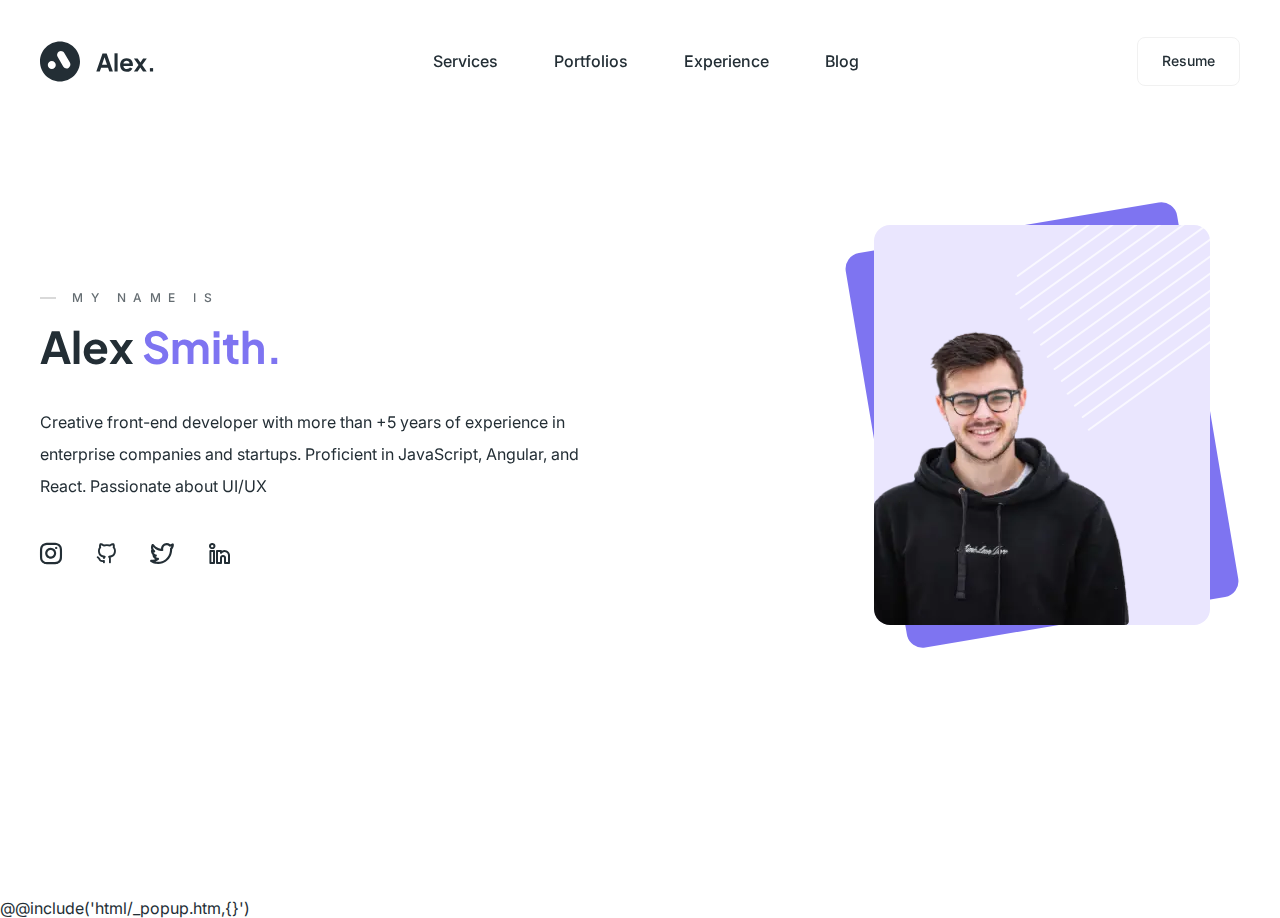
<file: index.html>
<!DOCTYPE html>
<html lang="en">

<head>
	<title>HomePage</title>
	<meta charset="UTF-8">
	<meta name="format-detection" content="telephone=no">
	<!-- <style>body{opacity: 0;}</style> -->
	<link rel="stylesheet" href="css/style.min.css?_v=20230116114825">
	<link rel="shortcut icon" href="favicon.ico">
	<!-- <meta name="robots" content="noindex, nofollow"> -->
	<meta name="viewport" content="width=device-width, initial-scale=1.0">
</head>

<body>
	<div data-fp class="wrapper">
		<header class="header">
			<div class="header__container">
				<a href="" class="header__logo"><img src="img/Logo1.svg" alt="logo"></a>
				<div class="header__menu menu">
					<nav class="menu__body">
						<ul class="menu__list">
							<li class="menu__item"><a data-goto=".services" href="#" class="menu__link">Services</a></li>
							<li class="menu__item"><a data-goto=".portfolio" href="#" class="menu__link">Portfolios</a></li>
							<li class="menu__item"><a data-goto=".career" href="#" class="menu__link">Experience</a></li>
							<li class="menu__item"><a data-goto=".blog" href="#" class="menu__link">Blog</a></li>
						</ul>
					</nav>
				</div>
				<div class="header__actions">
					<a href="" class="header__button">Resume</a>
					<button type="button" class="icon-menu"><span></span></button>
				</div>
			</div>
		</header>
		<main class="page">
			<section data-fp-section class="page__main main-section">
				<div class="main-section__container">
					<div class="main-section__content">
						<div class="main-section__title title">
							<div class="title__label">my name is</div>
							<h1 class="title__value title__value_big">Alex <span>Smith.</span></h1>
						</div>
						<div class="main-section__text text">
							<p>Creative front-end developer with more
								than +5 years of experience in enterprise
								companies and startups. Proficient in JavaScript,
								Angular, and React. Passionate about UI/UX</p>
						</div>
						<ul class="main-section__social social">
							<a href="" class="social__link _icon-s-instagram"></a>
							<a href="" class="social__link _icon-s-github"></a>
							<a href="" class="social__link _icon-s-twitter"></a>
							<a href="" class="social__link _icon-s-linkedin"></a>
						</ul>
					</div>
					<div class="main-section__decor decor-main-section">
						<div class="decor-main-section__box">
							<div class="decor-main-section__image">
								<picture><source srcset="img/main/01.webp" type="image/webp"><img class="decor-main-section__picture" src="img/main/01.png" alt="Photo of Alex"></picture>
							</div>
						</div>
					</div>
				</div>
			</section>
			<section data-fp-section class="page__services services ">
				<div class='services__container'>
					<div class="services__title title">
						<div class="title__label">SERVICES</div>
						<h2 class="title__value">Specialized in</h2>
					</div>
					<div class="services__items">
						<article class="services__item item-service">
							<div class="item-service__icon">
								<img src="img/services/01.svg" alt="crown">
							</div>
							<h4 class="item-service__title">UI/UX Design</h4>
							<div class="item-service__text">
								Turn what you have in mind of a digital
								product into reality. For any platform you consider.
							</div>
						</article>
						<article class="services__item item-service">
							<div class="item-service__icon">
								<img src="img/services/02.svg" alt="dev">
							</div>
							<h4 class="item-service__title">Application Development</h4>
							<div class="item-service__text">
								Standard designing, building, and implementing your applications
								with documentation.
							</div>
						</article>
						<article class="services__item item-service">
							<div class="item-service__icon">
								<img src="img/services/03.svg" alt="web">
							</div>
							<h4 class="item-service__title">Web Development</h4>
							<div class="item-service__text">
								Turn what you have in mind of a digital
								product into reality. For any platform you consider.
							</div>
						</article>
					</div>
				</div>
			</section>
			<section data-fp-section class="page__portfolio portfolio ">
				<div class='portfolio__container'>
					<div class="portfolio__header">
						<div class="portfolio__title title">
							<div class="title__label">MY WORKS</div>
							<h2 class="title__value">Featured Portfolio</h2>
						</div>
						<div class="portfolio__controls">
							<button type="button" class="portfolio__arrow portfolio__arrow_left _icon-slider-arrow "></button>
							<button type="button" class="portfolio__arrow portfolio__arrow_righ _icon-slider-arrow "></button>
						</div>
					</div>
					<div class="portfolio__slider swiper">
						<div class="portfolio__wrapper swiper-wrapper">
							<div class="portfolio__slide swiper-slide">
								<article class="item-portfolio">
									<a href="" class="item-portfolio__image-ibg">
										<picture><source srcset="img/portfolio/01.webp" type="image/webp"><img src="img/portfolio/01.jpg" alt="Agency Website"></picture>
									</a>
									<div class="item-portfolio__body">
										<h4 class="item-portfolio__title">
											<a href="" class="item-portfolio__link-title">Agency Website.</a>
										</h4>
										<div class="item-portfolio__footer">
											<a href="" class="item-portfolio__category category-link">WordPress</a>
											<a href="" class="item-portfolio__link _icon-link"></a>
										</div>
									</div>
								</article>
							</div>
							<div class="portfolio__slide swiper-slide">
								<article class="item-portfolio">
									<a href="" class="item-portfolio__image-ibg">
										<picture><source srcset="img/portfolio/02.webp" type="image/webp"><img src="img/portfolio/02.jpg" alt="Dashboard Website"></picture>
									</a>
									<div class="item-portfolio__body">
										<h4 class="item-portfolio__title">
											<a href="" class="item-portfolio__link-title">Dashboard Website.</a>
										</h4>
										<div class="item-portfolio__footer">
											<a href="" class="item-portfolio__category category-link">React</a>
											<a href="" class="item-portfolio__link _icon-link"></a>
										</div>
									</div>
								</article>
							</div>
							<div class="portfolio__slide swiper-slide">
								<article class="item-portfolio">
									<a href="" class="item-portfolio__image-ibg">
										<picture><source srcset="img/portfolio/03.webp" type="image/webp"><img src="img/portfolio/03.jpg" alt="Support Center Website"></picture>
									</a>
									<div class="item-portfolio__body">
										<h4 class="item-portfolio__title">
											<a href="" class="item-portfolio__link-title">Support Center Website.</a>
										</h4>
										<div class="item-portfolio__footer">
											<a href="" class="item-portfolio__category category-link">PHP</a>
											<a href="" class="item-portfolio__link _icon-link"></a>
										</div>
									</div>
								</article>
							</div>
							<div class="portfolio__slide swiper-slide">
								<article class="item-portfolio">
									<a href="" class="item-portfolio__image-ibg">
										<picture><source srcset="img/portfolio/01.webp" type="image/webp"><img src="img/portfolio/01.jpg" alt="Agency Website"></picture>
									</a>
									<div class="item-portfolio__body">
										<h4 class="item-portfolio__title">
											<a href="" class="item-portfolio__link-title">Agency Website.</a>
										</h4>
										<div class="item-portfolio__footer">
											<a href="" class="item-portfolio__category category-link">WordPress</a>
											<a href="" class="item-portfolio__link _icon-link"></a>
										</div>
									</div>
								</article>
							</div>
						</div>
					</div>
				</div>
			</section>
			<section data-fp-section class="page__career career">
				<div data-tabs="768" class="career__container">
					<div class="career__body">
						<div class="career__title title">
							<div class="title__label">career path</div>
							<h2 class="title__value">Work Experices</h2>
						</div>
						<nav data-tabs-titles class="career__navigation navigation-career">
							<button type="button" class="navigation-career__title _tab-active">Apple</button>
							<button type="button" class="navigation-career__title">Microsoft</button>
							<button type="button" class="navigation-career__title">Facebook</button>
							<button type="button" class="navigation-career__title">Slack</button>
						</nav>
						<div data-tabs-body class="career__content content-career">
							<div class="content-career__body">
								<div class="content-career__header">
									<div class="content-career__title">Front-end Developer<a href="" class="content-career__link-title"> Apple .Inc</a> </div>
									<div class="content-career__location">California, United States</div>
									<div class="content-career__time">Nov 2020 - Present · Full-time</div>
									<div class="content-career__tags categories">
										<a href="" class="category-link">Swift</a>
										<a href="" class="category-link">Go</a>
									</div>
								</div>
								<div class="content-career__main">
									<ul class="content-career__list list-content-career">
										<li class="list-content-career__item">Improving overall website performance for mobile
											users.
										</li>
										<li class="list-content-career__item">Collaborate with back-end developers and web
											designers
											to improve usability</li>
										<li class="list-content-career__item">Add voice search feature for mobile app.</li>
										<li class="list-content-career__item">Developing an admin panel to manage contents, users,
											products
											and ...</li>
									</ul>
								</div>
							</div>
							<div class="content-career__body">
								<div class="content-career__header">
									<div class="content-career__title">Front-end Developer<a href="" class="content-career__link-title"> Microsoft</a> </div>
									<div class="content-career__location">California, United States</div>
									<div class="content-career__time">Nov 2020 - Present · Full-time</div>
									<div class="content-career__tags categories">
										<a href="" class="category-link">Swift</a>
										<a href="" class="category-link">Go</a>
									</div>
								</div>
								<div class="content-career__main">
									<ul class="content-career__list list-content-career">
										<li class="list-content-career__item">Improving overall website performance for mobile
											users.
										</li>

									</ul>
								</div>
							</div>
							<div class="content-career__body">
								<div class="content-career__header">
									<div class="content-career__title">Front-end Developer<a href="" class="content-career__link-title"> Apple .Inc</a> </div>
									<div class="content-career__location">California, United States</div>
									<div class="content-career__time">Nov 2020 - Present · Full-time</div>
									<div class="content-career__tags categories">
										<a href="" class="category-link">Swift</a>
										<a href="" class="category-link">Go</a>
									</div>
								</div>
								<div class="content-career__main">
									<ul class="content-career__list list-content-career">
										<li class="list-content-career__item">Improving overall website performance for mobile
											users.
										</li>
										<li class="list-content-career__item">Collaborate with back-end developers and web
											designers
											to improve usability</li>
										<li class="list-content-career__item">Add voice search feature for mobile app.</li>
										<li class="list-content-career__item">Developing an admin panel to manage contents, users,
											products
											and ...</li>
									</ul>
								</div>
							</div>
							<div class="content-career__body">
								<div class="content-career__header">
									<div class="content-career__title">Front-end Developer<a href="" class="content-career__link-title"> Apple .Inc</a> </div>
									<div class="content-career__location">California, United States</div>
									<div class="content-career__time">Nov 2020 - Present · Full-time</div>
									<div class="content-career__tags categories">
										<a href="" class="category-link">Swift</a>
										<a href="" class="category-link">Go</a>
									</div>
								</div>
								<div class="content-career__main">
									<ul class="content-career__list list-content-career">
										<li class="list-content-career__item">Improving overall website performance for mobile
											users.
										</li>
										<li class="list-content-career__item">Collaborate with back-end developers and web
											designers
											to improve usability</li>
										<li class="list-content-career__item">Add voice search feature for mobile app.</li>
										<li class="list-content-career__item">Developing an admin panel to manage contents, users,
											products
											and ...</li>
									</ul>
								</div>
							</div>
						</div>
					</div>
				</div>
			</section>
			<section data-fp-section class="page__blog blog">
				<div class="blog__container">
					<div class="blog__title title">
						<div class="title__label">MY ARTICLES</div>
						<h2 class="title__value">Personal Blog</h2>
					</div>
					<div class="blog__items">
						<article class="blog__item item-blog">
							<a href="" class="item-blog__image-ibg">
								<picture><source srcset="img/blog/01.webp" type="image/webp"><img src="img/blog/01.jpg" alt="How to prototype in figma"></picture>
							</a>
							<div class="item-blog__body">
								<h4 class="item-blog__title">
									<a href="" class="item-blog__link-title">How to prototype in figma
									</a>
								</h4>
								<div class="item-blog__date date">July 15, 2021</div>
								<div class="item-blog__text text">Lorem ipsum dolor sit amet, consectetur adipiscing elit. Fusce
									id
									magna nec ante scelerisque laoreet. Fusce finibus ...
								</div>
								<a href="" class="item-blog__link">Continue Reading </a>
							</div>
						</article>
						<article class="blog__item item-blog">
							<a href="" class="item-blog__image-ibg">
								<picture><source srcset="img/blog/02.webp" type="image/webp"><img src="img/blog/02.jpg" alt="Being more productive with Notion."></picture>
							</a>
							<div class="item-blog__body">
								<h4 class="item-blog__title">
									<a href="" class="item-blog__link-title">Being more productive with Notion.</a>
								</h4>
								<div class="item-blog__date date">Aug 8, 2020</div>
								<div class="item-blog__text text">Lorem ipsum dolor sit amet, consectetur adipiscing elit. Fusce
									id
									magna nec ante scelerisque laoreet. Fusce finibus ...
								</div>
								<a href="" class="item-blog__link">Continue Reading </a>
							</div>
						</article>
						<article class="blog__item item-blog">
							<a href="" class="item-blog__image-ibg">
								<picture><source srcset="img/blog/03.webp" type="image/webp"><img src="img/blog/03.jpg" alt="Beginners guide to adobe illustrator"></picture>
							</a>
							<div class="item-blog__body">
								<h4 class="item-blog__title">
									<a href="" class="item-blog__link-title">Beginners guide to adobe illustrator</a>
								</h4>
								<div class="item-blog__date date">Feb 19, 2021</div>
								<div class="item-blog__text text">Lorem ipsum dolor sit amet, consectetur adipiscing elit. Fusce
									id
									magna nec ante scelerisque laoreet. Fusce finibus ...
								</div>
								<a href="" class="item-blog__link">Continue Reading </a>
							</div>
						</article>
					</div>
				</div>
			</section>
			<section data-fp-section class="page__testimonials testimonials">
				<div class="testimonials__container">
					<div class="testimonials__title title">
						<div class="title__label">MY CLIENTS</div>
						<h2 class="title__value">Testimonials</h2>
					</div>
					<div class="testimonials__items">
						<div class="testimonials__item item-testimonials">
							<div class="item-testimonials__avatar-ibg">
								<picture><source srcset="img/testimonials/01.webp" type="image/webp"><img src="img/testimonials/01.jpg" alt="Amelia Miller"></picture>
							</div>
							<div class="item-testimonials__text text">
								We were very pleased to hear how you resolved our website's
								user interface issues and challenges.
							</div>
							<div class="item-testimonials__name">Amelia Miller</div>
							<div class="item-testimonials__profession date">Designer</div>

						</div>
						<div class="testimonials__item item-testimonials">
							<div class="item-testimonials__avatar-ibg">
								<picture><source srcset="img/testimonials/02.webp" type="image/webp"><img src="img/testimonials/02.jpg" alt="James Delaney"></picture>
							</div>
							<div class="item-testimonials__text text">
								I’m glad I decided to work with you. The project
								was delivered on time with all the requirements.
							</div>
							<div class="item-testimonials__name">James Delaney</div>
							<div class="item-testimonials__profession date">Developer</div>

						</div>
						<div class="testimonials__item item-testimonials">
							<div class="item-testimonials__avatar-ibg">
								<picture><source srcset="img/testimonials/03.webp" type="image/webp"><img src="img/testimonials/03.jpg" alt="Isabella Bennett"></picture>
							</div>
							<div class="item-testimonials__text text">
								The management of our projects was always faced with
								difficulties, but you handled these well.
							</div>
							<div class="item-testimonials__name">Isabella Bennett</div>
							<div class="item-testimonials__profession date">Manager</div>

						</div>
					</div>
				</div>

			</section>
			<section data-fp-section class="page__skills skills">
				<div class='skills__container'>
					<div class="skills__title title">
						<div class="title__label">LEARNING PATH</div>
						<h2 class="title__value">Education & Skills</h2>
					</div>
					<div class="skills__body">
						<div class="skills__timeline timeline">
							<div class="timeline__item">
								<div class="timeline__title">Kingston university</div>
								<div class="timeline__text">Master's degree - Software Engineering</div>
								<div class="timeline__date">2019 - 2021</div>
							</div>
							<div class="timeline__item">
								<div class="timeline__title">Kingston university</div>
								<div class="timeline__text">Bachelor's degree - Computer Engineering</div>
								<div class="timeline__date">2015 - 2019</div>
							</div>
							<div class="timeline__item">
								<div class="timeline__title">Westminster School </div>
								<div class="timeline__text">Diploma's degree - Mathematics</div>
								<div class="timeline__date">2013 - 2015</div>
							</div>
						</div>
						<div class="skills__content content-skills">
							<div class="content-skills__text text">
								<p>For 5+ years, I have been continuously learning in the field of
									front-end and experimenting with new technologies and frameworks,
									and here you can see a summary of my skills.
								</p>
							</div>
							<div class="content-skills__items">
								<div class="content-skills__item">
									<div class="content-skills__label">React</div>
									<div class="content-skills__line">
										<span style="width: 67.5%;"></span>
									</div>
								</div>
								<div class="content-skills__item">
									<div class="content-skills__label">Angular</div>
									<div class="content-skills__line">
										<span style="width: 51.9%;"></span>
									</div>
								</div>
								<div class="content-skills__item">
									<div class="content-skills__label">Javascript</div>
									<div class="content-skills__line">
										<span style="width: 63.8%;"></span>
									</div>
								</div>
							</div>
						</div>
					</div>
				</div>
			</section>
		</main>
		<div data-fp-section class="page__buttom buttom-page">
			<section class="page__contacts contacts">
				<div class="contacts__container">
					<div class="contacts__content">
						<form action="#" class="contacts__form form">
							<div class="form__item">
								<input autocomplete="off" type="text" name="form[]" data-error="Error" data-required placeholder="Name" class="form__input">
							</div>
							<div class="form__item">
								<input autocomplete="off" type="text" name="form[]" data-error='Error' data-required="email" placeholder="Email" class="form__input">
							</div>
							<div class="form__item">
								<textarea autocomplete="off" name="form[]" placeholder="Message" data-error="Error" class="form__input"></textarea>
							</div>
							<div class="form__item">
								<button type="submit" class="form__button">Send Message</button>
							</div>
						</form>
						<div class="contacts__body">
							<ul class="contacts__list list-contacts">
								<li class="list-contacts__item">
									<div class="list-contacts__icon">
										<img src="img/contacts/icons/01.svg" alt="adress">
									</div>
									<div class="list-contacts__body">
										<div class="list-contacts__title">Address</div>
										<div class="list-contacts__text">3424 Layman Avenue, Fayetteville, NC</div>
									</div>
								</li>
								<li class="list-contacts__item">
									<div class="list-contacts__icon">
										<img src="img/contacts/icons/02.svg" alt="Phone">
									</div>
									<div class="list-contacts__body">
										<div class="list-contacts__title">Phone</div>
										<a href="tel:5014141541" class="list-contacts__text">(501) 414-1541</a>
									</div>
								</li>
								<li class="list-contacts__item">
									<div class="list-contacts__icon">
										<img src="img/contacts/icons/03.svg" alt="E-Mail">
									</div>
									<div class="list-contacts__body">
										<div class="list-contacts__title">E-Mail</div>
										<a href="mailto:devchapter@gmail.com" class="list-contacts__text">devchapter@gmail.com</a>
									</div>
								</li>
							</ul>
						</div>
					</div>
				</div>
			</section>
			<footer class="footer">
				<div class="footer__container">
					<ul class="footer__social social">
						<a href="" class="social__link _icon-s-instagram"></a>
						<a href="" class="social__link _icon-s-github"></a>
						<a href="" class="social__link _icon-s-twitter"></a>
						<a href="" class="social__link _icon-s-linkedin"></a>
					</ul>
					<div class="footer__copy">© 2022 - DevChapter</div>
				</div>
			</footer>
		</div>
	</div>
	@@include('html/_popup.htm,{}')
	<script src="js/app.min.js?_v=20230116114825"></script>
</body>

</html>
</file>
<file: css/style.min.css>
@charset "UTF-8";@import url(https://fonts.googleapis.com/css?family=Inter:regular,500&display=swap);@import url(https://fonts.googleapis.com/css?family=Plus+Jakarta+Sans:200,300,regular,500,700&display=swap);@font-face{font-family:icons;font-display:swap;src:url(../fonts/icons.woff2) format("woff2"),url(../fonts/icons.woff) format("woff");font-weight:400;font-style:normal}.navigation-career__title::after,[class*=_icon-]:before{font-family:icons;font-style:normal;font-weight:400;font-variant:normal;text-transform:none;line-height:1;-webkit-font-smoothing:antialiased;-moz-osx-font-smoothing:grayscale}[class*=_icon-]:before{display:block}._icon-link:before{content:"\e900"}._icon-s-github:before{content:"\e901"}._icon-s-instagram:before{content:"\e902"}._icon-slider-arrow:before{content:"\e903"}._icon-s-linkedin:before{content:"\e904"}._icon-s-twitter:before{content:"\e905"}*{padding:0;margin:0;border:0}*,:after,:before{-webkit-box-sizing:border-box;box-sizing:border-box}body,html{height:100%;min-width:320px}body{color:#232e35;line-height:1;font-family:Inter;font-size:1rem;-ms-text-size-adjust:100%;-moz-text-size-adjust:100%;-webkit-text-size-adjust:100%;-webkit-font-smoothing:antialiased;-moz-osx-font-smoothing:grayscale}button,input,textarea{font-family:Inter;font-size:inherit}button{cursor:pointer;color:inherit;background-color:inherit}a{color:inherit;text-decoration:none}ul li{list-style:none}img{vertical-align:top}h1,h2,h3,h4,h5,h6{font-weight:inherit;font-size:inherit}.lock body{overflow:hidden;-ms-touch-action:none;touch-action:none;-ms-scroll-chaining:none;overscroll-behavior:none}.wrapper{min-height:100%;display:-webkit-box;display:-ms-flexbox;display:flex;-webkit-box-orient:vertical;-webkit-box-direction:normal;-ms-flex-direction:column;flex-direction:column;overflow:hidden}@supports (overflow:clip){.wrapper{overflow:clip}}.wrapper>main{-webkit-box-flex:1;-ms-flex:1 1 auto;flex:1 1 auto}.wrapper>*{min-width:0}[class*=__container]{min-height:100%;max-width:76.875rem;margin:0 auto;padding:0 .9375rem}.fp-init body{overflow:hidden;-ms-touch-action:none;touch-action:none;-ms-scroll-chaining:none;overscroll-behavior:none}[data-fp]{min-height:100vh}.touch [data-fp]{min-height:calc(var(--vh,1vh) * 100)}.fp-init [data-fp]{z-index:1;-ms-touch-action:none;touch-action:none;position:relative;overflow:hidden}.fp-switching [data-fp-section]{-ms-touch-action:none;touch-action:none}.fp-init [data-fp-section]{position:absolute;top:0;left:0;right:0;bottom:0;width:100%;height:100%;overflow:auto}.fp-init .cards-mode [data-fp-section],.fp-init .slider-mode [data-fp-section]{-webkit-transition:-webkit-transform .7s cubic-bezier(.55,.085,0,.99) 0s;transition:-webkit-transform .7s cubic-bezier(.55,.085,0,.99) 0s;-o-transition:transform .7s cubic-bezier(.55,.085,0,.99) 0s;transition:transform .7s cubic-bezier(.55,.085,0,.99) 0s;transition:transform .7s cubic-bezier(.55,.085,0,.99) 0s,-webkit-transform .7s cubic-bezier(.55,.085,0,.99) 0s}.fp-init .fade-mode [data-fp-section]{-webkit-transition:opacity .5s ease-in-out 0s,visibility .5s ease-in-out 0s;-o-transition:opacity .5s ease-in-out 0s,visibility .5s ease-in-out 0s;transition:opacity .5s ease-in-out 0s,visibility .5s ease-in-out 0s}.fp-bullets{position:fixed;top:50%;-webkit-transform:translate(0,-50%);-ms-transform:translate(0,-50%);transform:translate(0,-50%);right:2.5rem;max-height:100%;display:-webkit-box;display:-ms-flexbox;display:flex;-webkit-box-orient:vertical;-webkit-box-direction:normal;-ms-flex-direction:column;flex-direction:column;-ms-flex-wrap:wrap;flex-wrap:wrap;-webkit-box-align:center;-ms-flex-align:center;align-items:center;-webkit-box-pack:center;-ms-flex-pack:center;justify-content:center;z-index:2;gap:.625rem}.fp-bullets .fp-bullet{cursor:pointer;width:1.25rem;height:1.25rem;-webkit-box-flex:0;-ms-flex:0 0 1.25rem;flex:0 0 1.25rem;border-radius:.625rem;background-color:#100c46;-webkit-box-shadow:0 0 .1875rem #6257fe,0 0 1.875rem rgba(255,255,255,.8);box-shadow:0 0 .1875rem #6257fe,0 0 1.875rem rgba(255,255,255,.8);border:.0625rem solid #fff;opacity:.6;-webkit-transition:opacity .4s ease-in-out 0s,background-color .4s ease-in-out 0s,-webkit-transform .4s ease-in-out 0s,-webkit-box-shadow .4s ease-in-out 0s;transition:opacity .4s ease-in-out 0s,background-color .4s ease-in-out 0s,-webkit-transform .4s ease-in-out 0s,-webkit-box-shadow .4s ease-in-out 0s;-o-transition:transform .4s ease-in-out 0s,opacity .4s ease-in-out 0s,background-color .4s ease-in-out 0s,box-shadow .4s ease-in-out 0s;transition:transform .4s ease-in-out 0s,opacity .4s ease-in-out 0s,background-color .4s ease-in-out 0s,box-shadow .4s ease-in-out 0s;transition:transform .4s ease-in-out 0s,opacity .4s ease-in-out 0s,background-color .4s ease-in-out 0s,box-shadow .4s ease-in-out 0s,-webkit-transform .4s ease-in-out 0s,-webkit-box-shadow .4s ease-in-out 0s}.fp-bullets .fp-bullet-active{opacity:1;background-color:#6257fe;-webkit-transform:translate3D(-.3125rem,-.125rem,0);-ms-transform:translate3D(-.3125rem,-.125rem,0);transform:translate3D(-.3125rem,-.125rem,0);-webkit-box-shadow:.3125rem .125rem .1875rem #100c46,0 0 1.875rem rgba(255,255,255,.8);box-shadow:.3125rem .125rem .1875rem #100c46,0 0 1.875rem rgba(255,255,255,.8)}[class*=-ibg]{position:relative}[class*=-ibg] img{position:absolute;width:100%;height:100%;top:0;left:0;-o-object-fit:cover;object-fit:cover}[class*=-ibg_contain] img{-o-object-fit:contain;object-fit:contain}.title__label{text-transform:uppercase;font-size:.75rem;font-weight:500;line-height:2;letter-spacing:.625em;color:#656d72;display:-webkit-box;display:-ms-flexbox;display:flex;-webkit-box-align:center;-ms-flex-align:center;align-items:center;gap:1rem}.title__label::before{content:"";width:1rem;height:.125rem;background-color:#d9d9d9}.title__label:not(:last-child){margin-bottom:.75em}.title__value{font-family:"Plus Jakarta Sans";font-weight:700;line-height:1.25}.title__value span{color:#7e74f1}.title__value_big{line-height:1.25}.text{line-height:2}.social{display:-webkit-box;display:-ms-flexbox;display:flex;-ms-flex-wrap:wrap;flex-wrap:wrap;-webkit-box-align:center;-ms-flex-align:center;align-items:center;row-gap:.3125rem}.social__link{font-size:1.375rem;-webkit-transition:color .3s ease 0s;-o-transition:color .3s ease 0s;transition:color .3s ease 0s}.category-link{display:inline-block;border:1px solid #f1f1f1;border-radius:.25rem;padding:.25rem .5rem;font-size:.75rem;color:#656d72;line-height:1.25;-webkit-transition:all .3s ease 0s;-o-transition:all .3s ease 0s;transition:all .3s ease 0s}.date{padding:.5rem .25rem;background:#fbfbfb;border-radius:.25rem;display:inline-block;font-size:.75rem;line-height:1.25}.header{position:fixed;width:100%;top:0;left:0;z-index:100;background-color:rgba(255,255,255,.75)}.header__container{display:-webkit-box;display:-ms-flexbox;display:flex;-webkit-box-align:center;-ms-flex-align:center;align-items:center;-webkit-box-pack:justify;-ms-flex-pack:justify;justify-content:space-between;gap:.9375rem;padding-bottom:.3125rem;padding-top:.3125rem;min-height:123px}.header__logo{position:relative;z-index:2}.header__button{position:relative;z-index:5;border:1px solid #f1f1f1;border-radius:.5rem;padding:1rem 1.5rem;font-weight:500;font-size:.875rem;line-height:1.2;padding:.9375rem 1.5rem;-webkit-transition:all .3s ease 0s;-o-transition:all .3s ease 0s;transition:all .3s ease 0s}.header__actions{display:-webkit-box;display:-ms-flexbox;display:flex;-webkit-box-align:center;-ms-flex-align:center;align-items:center;gap:.9375rem}.menu__item{text-align:right}.menu__link{font-weight:500;font-size:1rem;line-height:1.2;-webkit-transition:color .3s ease 0s;-o-transition:color .3s ease 0s;transition:color .3s ease 0s}.icon-menu{display:none}.buttom-page{display:-webkit-box;display:-ms-flexbox;display:flex;-webkit-box-orient:vertical;-webkit-box-direction:normal;-ms-flex-direction:column;flex-direction:column}.footer__container{display:-webkit-box;display:-ms-flexbox;display:flex;-webkit-box-pack:center;-ms-flex-pack:center;justify-content:center;-webkit-box-align:center;-ms-flex-align:center;align-items:center;-webkit-box-orient:vertical;-webkit-box-direction:normal;-ms-flex-direction:column;flex-direction:column;gap:.9375rem}.footer__social .social__link{color:#656d72}.footer__copy{font-size:.875rem;line-height:1.2142857143;color:#656d72}.main-section__container{display:-ms-grid;display:grid;-webkit-box-align:center;-ms-flex-align:center;align-items:center;-ms-grid-columns:(1fr)[2];grid-template-columns:repeat(2,1fr);padding-top:1.875rem;padding-bottom:5rem;-webkit-column-gap:1.875rem;-moz-column-gap:1.875rem;column-gap:1.875rem}.main-section__text p:not(:last-child){margin-bottom:.9375rem}.decor-main-section{max-width:336px;margin:0 1.875rem;-ms-grid-column-align:center;justify-self:center}.decor-main-section__box{position:relative;padding-bottom:119.0476190476%}.decor-main-section__box::after,.decor-main-section__box::before{content:"";position:absolute;top:0;left:0;width:100%;height:100%;border-radius:1rem}.decor-main-section__box::before{z-index:1;background-color:#7e74f1;-webkit-transform:rotate(-9.55deg);-ms-transform:rotate(-9.55deg);transform:rotate(-9.55deg)}.decor-main-section__box::after{z-index:2;background:#eae6fe url(../img/main/lines.svg) top right/58% no-repeat}.decor-main-section__image{position:absolute;width:100%;height:100%;top:0;left:0;border-radius:1rem;overflow:hidden}.decor-main-section__picture{z-index:3;position:absolute;bottom:0;left:0;max-width:100%}.services{background-color:#fbfbfb}.services__container{display:-webkit-box;display:-ms-flexbox;display:flex;-webkit-box-orient:vertical;-webkit-box-direction:normal;-ms-flex-direction:column;flex-direction:column;-webkit-box-pack:center;-ms-flex-pack:center;justify-content:center;-webkit-box-align:center;-ms-flex-align:center;align-items:center;padding-bottom:1.875rem;padding-top:5rem}.services__items{display:-ms-grid;display:grid;grid-template-columns:repeat(auto-fill,minmax(17.5rem,1fr));width:100%}.item-service{background:#fff;border-radius:.5rem;display:-ms-grid;display:grid;justify-items:center;text-align:center}.item-service__icon{width:3.5rem;height:3.5rem;display:-webkit-box;display:-ms-flexbox;display:flex;-webkit-box-pack:center;-ms-flex-pack:center;justify-content:center;-webkit-box-align:center;-ms-flex-align:center;align-items:center;border-radius:1rem;background-color:#f5f3fe}.item-service__icon:not(:last-child){margin-bottom:1.5rem}.item-service__title{font-weight:500;line-height:1.25}.item-service__title:not(:last-child){margin-bottom:1rem}.item-service__text{font-size:14px;line-height:1.7142857143}.portfolio__container{display:-webkit-box;display:-ms-flexbox;display:flex;-webkit-box-orient:vertical;-webkit-box-direction:normal;-ms-flex-direction:column;flex-direction:column;-webkit-box-pack:center;-ms-flex-pack:center;justify-content:center;padding-bottom:1.875rem;padding-top:5rem}.portfolio__header{display:-webkit-box;display:-ms-flexbox;display:flex;gap:1.25rem;-webkit-box-pack:justify;-ms-flex-pack:justify;justify-content:space-between;-webkit-box-align:center;-ms-flex-align:center;align-items:center}.portfolio__controls{display:-webkit-box;display:-ms-flexbox;display:flex;-webkit-box-align:center;-ms-flex-align:center;align-items:center;gap:1rem}.portfolio__arrow{width:2.5rem;height:2.5rem;color:#7e74f1;background-color:#eae6fe;border-radius:1rem;font-size:.75rem;-webkit-transition:background-color .3s ease 0s;-o-transition:background-color .3s ease 0s;transition:background-color .3s ease 0s}.portfolio__arrow_left{-webkit-transform:rotate(-180deg);-ms-transform:rotate(-180deg);transform:rotate(-180deg)}.item-portfolio{border:1px solid rgba(0,0,0,.1019607843);border-radius:.5rem;overflow:hidden;display:-webkit-box;display:-ms-flexbox;display:flex;-webkit-box-orient:vertical;-webkit-box-direction:normal;-ms-flex-direction:column;flex-direction:column;min-height:100%}.item-portfolio__image-ibg{overflow:hidden;padding-bottom:81.7174515235%;opacity:.5;-webkit-transition:opacity .8s ease 0s;-o-transition:opacity .8s ease 0s;transition:opacity .8s ease 0s}.item-portfolio__image-ibg img{-o-object-position:top;object-position:top;-webkit-transition:-webkit-transform .8s ease 0s;transition:-webkit-transform .8s ease 0s;-o-transition:transform .8s ease 0s;transition:transform .8s ease 0s;transition:transform .8s ease 0s,-webkit-transform .8s ease 0s}.item-portfolio__body{padding:1.5rem;display:-webkit-box;display:-ms-flexbox;display:flex;-webkit-box-orient:vertical;-webkit-box-direction:normal;-ms-flex-direction:column;flex-direction:column;gap:1rem;-webkit-box-flex:1;-ms-flex:1 1 auto;flex:1 1 auto}.item-portfolio__title{display:-webkit-box;display:-ms-flexbox;display:flex;-webkit-box-flex:1;-ms-flex:1 1 100%;flex:1 1 100%;min-height:100%;font-size:1rem;line-height:1.25}.item-portfolio__link-title{line-height:1.25;font-weight:500;-webkit-transition:color .3s ease 0s;-o-transition:color .3s ease 0s;transition:color .3s ease 0s}.item-portfolio__footer{display:-webkit-box;display:-ms-flexbox;display:flex;-webkit-box-align:center;-ms-flex-align:center;align-items:center;gap:1rem}.item-portfolio__link{font-size:.59375rem;color:#656d72;-webkit-transition:color .3s ease 0s;-o-transition:color .3s ease 0s;transition:color .3s ease 0s}.career{background:#fbfbfb}.career__container{display:-webkit-box;display:-ms-flexbox;display:flex;-webkit-box-orient:vertical;-webkit-box-direction:normal;-ms-flex-direction:column;flex-direction:column;-webkit-box-pack:center;-ms-flex-pack:center;justify-content:center;padding-bottom:1.875rem;padding-top:5rem}.career__body{display:-ms-grid;display:grid;-ms-grid-rows:auto;grid-template-rows:auto;-ms-grid-columns:auto;grid-template-columns:auto}._tab-spoller .career__navigation{display:none}.navigation-career__title{width:100%;padding:.875rem 1.5rem;line-height:1.1875;text-align:left;-webkit-transition:all .3s ease 0s;-o-transition:all .3s ease 0s;transition:all .3s ease 0s;display:-webkit-box;display:-ms-flexbox;display:flex;-webkit-box-align:center;-ms-flex-align:center;align-items:center;-webkit-box-pack:justify;-ms-flex-pack:justify;justify-content:space-between}.navigation-career__title:not(:last-child){margin-bottom:.5625rem}.navigation-career__title::after{font-size:.75rem;content:"\e903";display:none}._tab-spoller .navigation-career__title{border:1px solid rgba(102,110,115,.2)}._tab-spoller .navigation-career__title::after{display:block;-webkit-transform:rotate(90deg);-ms-transform:rotate(90deg);transform:rotate(90deg)}.navigation-career__title._tab-active{background-color:#fff;color:#7e74f1}.navigation-career__title._tab-active::after{display:block}._tab-spoller .navigation-career__title._tab-active::after{-webkit-transform:rotate(-90deg);-ms-transform:rotate(-90deg);transform:rotate(-90deg)}._tab-spoller .content-career__body{padding:.9375rem 0 .9375rem 0}.content-career__header{border-bottom:1px solid #f1f1f1}.content-career__title{font-weight:500;font-size:1.125rem;line-height:1.3333333333}.content-career__title:not(:last-child){margin-bottom:.5rem}.content-career__link-title{text-decoration:underline}.content-career__location{color:#656d72;font-size:.875rem;line-height:1.2142857143}.content-career__location:not(:last-child){margin-bottom:1rem}.content-career__time{font-weight:500;color:#656d72;font-size:.875rem;line-height:1.7142857143}.content-career__time:not(:last-child){margin-bottom:1rem}.content-career__tags:not(:last-child){margin-bottom:1rem}.list-content-career__item{color:#656d72;line-height:1.0625;position:relative;padding-left:1.75rem}.list-content-career__item:not(:last-child){margin-bottom:1rem}.list-content-career__item::before{content:"";width:.625rem;height:.125rem;background-color:#d9d9d9;position:absolute;left:0;top:.625em}.blog__container{display:-webkit-box;display:-ms-flexbox;display:flex;-webkit-box-orient:vertical;-webkit-box-direction:normal;-ms-flex-direction:column;flex-direction:column;-webkit-box-pack:center;-ms-flex-pack:center;justify-content:center;-webkit-box-align:center;-ms-flex-align:center;align-items:center;padding-bottom:1.875rem;padding-top:5rem}.blog__items{-ms-grid-row-align:stretch;align-self:stretch;display:-ms-grid;display:grid;grid-template-columns:repeat(auto-fill,minmax(17.5rem,1fr))}.item-blog{min-height:100%;display:-webkit-box;display:-ms-flexbox;display:flex;-webkit-box-orient:vertical;-webkit-box-direction:normal;-ms-flex-direction:column;flex-direction:column;border-radius:.5rem .5rem 0 0;overflow:hidden;border:1px solid #f1f1f1}.item-blog__image-ibg{overflow:hidden;padding-bottom:67.3130193906%}.item-blog__image-ibg img{-webkit-transition:-webkit-transform .8s ease 0s;transition:-webkit-transform .8s ease 0s;-o-transition:transform .8s ease 0s;transition:transform .8s ease 0s;transition:transform .8s ease 0s,-webkit-transform .8s ease 0s}.item-blog__body{padding:1rem 1rem 1.5rem 1rem;display:-ms-grid;display:grid;gap:1rem}.item-blog__link-title{font-weight:500;font-size:1rem;line-height:1.5;-webkit-transition:all .3s ease 0s;-o-transition:all .3s ease 0s;transition:all .3s ease 0s}.item-blog__date{-ms-grid-column-align:start;justify-self:start}.item-blog__text{color:#656d72}.item-blog__link{margin-top:2.625rem;-ms-grid-column-align:center;justify-self:center;color:#656d72;-webkit-transition:color .3s ease 0s;-o-transition:color .3s ease 0s;transition:color .3s ease 0s}.testimonials{background-color:#fbfbfb}.testimonials__container{display:-webkit-box;display:-ms-flexbox;display:flex;-webkit-box-orient:vertical;-webkit-box-direction:normal;-ms-flex-direction:column;flex-direction:column;-webkit-box-pack:center;-ms-flex-pack:center;justify-content:center;padding-bottom:1.875rem;padding-top:5rem}.testimonials__items{display:-ms-grid;display:grid;row-gap:3.75rem;grid-template-columns:repeat(auto-fill,minmax(17.5rem,1fr))}.item-testimonials{background-color:#fff;border-radius:.5rem;display:-webkit-box;display:-ms-flexbox;display:flex;-webkit-box-orient:vertical;-webkit-box-direction:normal;-ms-flex-direction:column;flex-direction:column;padding-bottom:1.5rem}.item-testimonials__avatar-ibg{border-radius:50%;overflow:hidden;width:6rem;height:6rem;-ms-flex-item-align:center;-ms-grid-row-align:center;align-self:center;margin-top:-3rem}.item-testimonials__avatar-ibg:not(:last-child){margin-bottom:2rem}.item-testimonials__text{display:1 1 auto}.item-testimonials__name{font-size:.875rem;font-weight:500;line-height:1.2857142857}.item-testimonials__profession{-ms-flex-item-align:start;align-self:flex-start;font-weight:500;font-size:.75rem;line-height:1.25;color:#656d72}.skills__container{display:-webkit-box;display:-ms-flexbox;display:flex;-webkit-box-orient:vertical;-webkit-box-direction:normal;-ms-flex-direction:column;flex-direction:column;-webkit-box-pack:center;-ms-flex-pack:center;justify-content:center;padding-bottom:1.875rem;padding-top:5rem}.skills__body{display:-ms-grid;display:grid;gap:2.5rem}.skills__timeline{display:-ms-grid;display:grid;row-gap:4rem;position:relative}.skills__timeline::before{content:"";position:absolute;left:.75rem;top:0;height:100%;width:1px;background-color:#f1f1f1}.timeline__item{position:relative;padding-left:2.5rem}.timeline__item::before{content:"";position:absolute;z-index:2;left:.25rem;top:0;height:1rem;width:1rem;border-radius:50%;background-color:#f1f1f1}.timeline__item:last-child::after{content:"";position:absolute;width:1px;height:100%;left:.75rem;bottom:0;background-color:#fff}.timeline__title{font-size:1rem;line-height:1.25;font-weight:500}.timeline__title:not(:last-child){margin-bottom:.625rem}.timeline__text{font-size:.875rem;line-height:1.2142857143;font-weight:400;color:#656d72}.timeline__text:not(:last-child){margin-bottom:1.5rem}.timeline__date{font-size:.875rem;line-height:1.2142857143;font-weight:500}.content-skills__text:not(:last-child){line-height:2;color:#656d72}.content-skills__items{display:-ms-grid;display:grid}.content-skills__label{font-size:.875rem;line-height:1.2142857143;font-weight:500}.content-skills__label:not(:last-child){margin-bottom:1rem}.content-skills__line{background:#f5f3fe;border-radius:0 2px 2px 0;height:8px;position:relative}.content-skills__line span{position:absolute;height:100%;top:0;left:0;background-color:#7e74f1}.contacts{display:1 1 auto;background:#fbfbfb}.contacts__container{display:-webkit-box;display:-ms-flexbox;display:flex;-webkit-box-orient:vertical;-webkit-box-direction:normal;-ms-flex-direction:column;flex-direction:column;-webkit-box-pack:center;-ms-flex-pack:center;justify-content:center;padding-bottom:1.875rem;padding-top:5rem}.contacts__content{display:-webkit-box;display:-ms-flexbox;display:flex;-webkit-box-align:center;-ms-flex-align:center;align-items:center}.contacts__form{-webkit-box-flex:0;-ms-flex:0 1 50%;flex:0 1 50%}.contacts__body{-webkit-box-flex:0;-ms-flex:0 1 50%;flex:0 1 50%}.form{display:-ms-grid;display:grid;gap:1rem}.form__item:last-child{padding:2rem}.form__input{height:3rem;padding:0 1.5rem;border-radius:8px;width:100%;background-color:#fff}.form__input::-webkit-input-placeholder{color:#656d72}.form__input::-moz-placeholder{color:#656d72}.form__input:-ms-input-placeholder{color:#656d72}.form__input::-ms-input-placeholder{color:#656d72}.form__input::placeholder{color:#656d72}.form__input:focus::-webkit-input-placeholder{color:#232e35}.form__input:focus::-moz-placeholder{color:#232e35}.form__input:focus:-ms-input-placeholder{color:#232e35}.form__input:focus::-ms-input-placeholder{color:#232e35}.form__input:focus::placeholder{color:#232e35}.form__button{background-color:#7e74f1;width:100%;padding:1rem;color:#fff;border-radius:.5rem;-webkit-transition:all .3s ease 0s;-o-transition:all .3s ease 0s;transition:all .3s ease 0s}.form__error{color:red;padding:0 1.5rem;font-size:.75rem}.form textarea.form__input{height:11.875rem;resize:vertical;padding:1rem 1.5rem}.list-contacts{display:-ms-grid;display:grid}.list-contacts__item{display:-webkit-box;display:-ms-flexbox;display:flex;-webkit-box-align:center;-ms-flex-align:center;align-items:center;gap:1.5rem}.list-contacts__icon{-webkit-box-flex:0;-ms-flex:0 0 3.5rem;flex:0 0 3.5rem;display:-webkit-box;display:-ms-flexbox;display:flex;-webkit-box-align:center;-ms-flex-align:center;align-items:center;-webkit-box-pack:center;-ms-flex-pack:center;justify-content:center;height:3.5rem;background:#f5f3fe;border-radius:1rem}.list-contacts__title{font-weight:500}.list-contacts__title:not(:last-child){margin-bottom:.25rem}.list-contacts__text{font-size:.875rem;line-height:1.7142857143;-webkit-transition:all .3s ease 0s;-o-transition:all .3s ease 0s;transition:all .3s ease 0s}.swiper{overflow:hidden}.swiper-wrapper{width:100%;height:100%;-webkit-box-sizing:content-box;box-sizing:content-box;display:-webkit-box;display:-ms-flexbox;display:flex;position:relative}.swiper-vertical .swiper-wrapper{-webkit-box-orient:vertical;-webkit-box-direction:normal;-ms-flex-direction:column;flex-direction:column}.swiper-autoheight .swiper-wrapper{-webkit-box-align:start;-ms-flex-align:start;align-items:flex-start}.swiper-initialized .swiper-slide{-ms-flex-negative:0;flex-shrink:0}.swiper-android .swiper-slide,.swiper-android .swiper-wrapper{-webkit-transform:translate3d(0,0,0);transform:translate3d(0,0,0)}.swiper-button-lock{display:none!important}@media (min-width:47.99875em){.menu__list{display:-webkit-box;display:-ms-flexbox;display:flex;-ms-flex-wrap:wrap;flex-wrap:wrap;row-gap:.3125rem}.decor-main-section{width:100%;-ms-grid-column-align:end;justify-self:end}.career__body{-ms-grid-rows:auto 1fr;grid-template-rows:auto 1fr;-ms-grid-columns:auto 1fr;grid-template-columns:auto 1fr;-ms-flex-line-pack:center;align-content:center;-webkit-box-align:start;-ms-flex-align:start;align-items:start;grid-auto-flow:column}.career__content{-ms-grid-row-span:2;grid-row:span 2}.skills__body{-ms-grid-columns:1fr 54.8333333333%;grid-template-columns:1fr 54.8333333333%}}@media (min-width:47.99875em) and (min-width:75em){.menu__list{-webkit-column-gap:3.5rem;-moz-column-gap:3.5rem;column-gap:3.5rem}}@media (min-width:47.99875em) and (min-width:76.875em){.career__content{padding-top:2rem}}@media (min-width:53.125em){.contacts__body{-webkit-box-flex:0;-ms-flex:0 1 50%;flex:0 1 50%}}@media (min-width:76.875em){.title__value{font-size:2.25rem}.title__value_big{font-size:2.75rem}.social{-webkit-column-gap:2.125rem;-moz-column-gap:2.125rem;column-gap:2.125rem}.footer__container{padding-top:5.5rem}.footer__container{padding-buttom:5.5rem}.main-section__title:not(:last-child){margin-bottom:2rem}.main-section__text:not(:last-child){margin-bottom:2.5rem}.services__title:not(:last-child){margin-bottom:6.25rem}.services__items{gap:3.5rem}.item-service{padding:3.125rem}.portfolio__header{margin-bottom:9rem}.portfolio__title:not(:last-child){margin-top:5.625rem}.career__body{-webkit-column-gap:9rem;-moz-column-gap:9rem;column-gap:9rem}.career__body{row-gap:5rem}.content-career__header{padding-bottom:2rem}.content-career__main{padding-top:2rem}.blog__title{margin-bottom:9rem}.blog__title{margin-top:5.625rem}.blog__items{gap:2.5rem}.testimonials__title:not(:last-child){margin-bottom:8.25rem}.testimonials__items{-webkit-column-gap:2.5rem;-moz-column-gap:2.5rem;column-gap:2.5rem}.item-testimonials{padding-left:2.375rem}.item-testimonials{padding-right:2.375rem}.item-testimonials__text:not(:last-child){margin-bottom:3rem}.item-testimonials__name:not(:last-child){margin-bottom:.5625rem}.skills__title:not(:last-child){margin-bottom:7rem}.content-skills__text:not(:last-child){margin-bottom:4rem}.content-skills__items{gap:2.5rem}.contacts__body{padding-left:6.5625rem}.list-contacts{gap:3rem}}@media (max-width:20em){.title__value{font-size:1.75rem}.title__value_big{font-size:1.75rem}.social{-webkit-column-gap:1.5625rem;-moz-column-gap:1.5625rem;column-gap:1.5625rem}.footer__container{padding-top:1.25rem}.footer__container{padding-buttom:1.25rem}.main-section__title:not(:last-child){margin-bottom:1rem}.main-section__text:not(:last-child){margin-bottom:1.25rem}.services__title:not(:last-child){margin-bottom:1.875rem}.services__items{gap:1.25rem}.item-service{padding:.9375rem}.portfolio__header{margin-bottom:1.875rem}.portfolio__title:not(:last-child){margin-top:1.875rem}.career__body{-webkit-column-gap:1.25rem;-moz-column-gap:1.25rem;column-gap:1.25rem}.career__body{row-gap:1.25rem}.content-career__header{padding-bottom:1.25rem}.content-career__main{padding-top:1.25rem}.blog__title{margin-bottom:1.875rem}.blog__title{margin-top:1.875rem}.blog__items{gap:1.25rem}.testimonials__title:not(:last-child){margin-bottom:4.375rem}.testimonials__items{-webkit-column-gap:1.25rem;-moz-column-gap:1.25rem;column-gap:1.25rem}.item-testimonials{padding-left:.625rem}.item-testimonials{padding-right:.625rem}.item-testimonials__text:not(:last-child){margin-bottom:1.25rem}.item-testimonials__name:not(:last-child){margin-bottom:.1875rem}.skills__title:not(:last-child){margin-bottom:1.875rem}.content-skills__text:not(:last-child){margin-bottom:1.875rem}.content-skills__items{gap:1.25rem}.contacts__body{padding-left:1.25rem}.list-contacts{gap:1.5rem}}@media (max-width:76.875em){.fp-bullets{right:1.25rem}}@media (max-width:53.125em){.contacts__content{-webkit-box-orient:vertical;-webkit-box-direction:reverse;-ms-flex-direction:column-reverse;flex-direction:column-reverse}.contacts__form{-webkit-box-flex:0;-ms-flex:0 0 auto;flex:0 0 auto;width:100%}.contacts__body{-webkit-box-flex:0;-ms-flex:0 0 auto;flex:0 0 auto;width:100%;padding-left:0}.contacts__list{margin-bottom:1.875rem}}@media (max-width:47.99875em){.touch [data-fp]{-webkit-transition:height .2s;-o-transition:height .2s;transition:height .2s}.header__container{min-height:60px}.header__button{padding:.625rem .9375rem}.menu__body{position:fixed;top:0;left:-100%;width:100%;height:100%;overflow:auto;-webkit-transition:left .3s ease 0s;-o-transition:left .3s ease 0s;transition:left .3s ease 0s;background-color:#7e74f1;padding:5.625rem 1.875rem .9375rem .9375rem}.menu__body::before{content:"";position:fixed;top:0;left:-100%;-webkit-transition:all .3s ease 0s;-o-transition:all .3s ease 0s;transition:all .3s ease 0s;width:100%;height:3.75rem;background-color:#7e74f1;z-index:2}.menu-open .menu__body{left:0}.menu-open .menu__body::before{left:0}.menu__item:not(:last-child){margin-bottom:1.875rem}.menu__link{color:#fff;font-size:1.5rem}.icon-menu{display:block;position:relative;width:1.875rem;height:1.125rem;-webkit-box-flex:0;-ms-flex:0 0 1.875rem;flex:0 0 1.875rem;z-index:5}.icon-menu span,.icon-menu::after,.icon-menu::before{content:"";-webkit-transition:all .3s ease 0s;-o-transition:all .3s ease 0s;transition:all .3s ease 0s;right:0;position:absolute;width:100%;height:.125rem;background-color:#000}.icon-menu::before{top:0}.icon-menu::after{bottom:0}.icon-menu span{top:calc(50% - .0625rem)}.menu-open .icon-menu span{width:0}.menu-open .icon-menu::before{top:calc(50% - .0625rem);-webkit-transform:rotate(-45deg);-ms-transform:rotate(-45deg);transform:rotate(-45deg)}.menu-open .icon-menu::after{bottom:calc(50% - .0625rem);-webkit-transform:rotate(45deg);-ms-transform:rotate(45deg);transform:rotate(45deg)}.main-section__container{-ms-grid-columns:1fr;grid-template-columns:1fr;row-gap:1.875rem}.decor-main-section{max-width:none}}@media (max-width:47.99875em) and (any-hover:none){.icon-menu{cursor:default}}@media (max-width:47.99875em) and (max-width:20em){.decor-main-section{width:15.375rem}}@media (max-width:40.625em){.portfolio__slider{margin-right:-.9375rem;padding-right:1.25rem}}@media (max-width:37.5em){.portfolio__header{-webkit-box-orient:vertical;-webkit-box-direction:normal;-ms-flex-direction:column;flex-direction:column;-webkit-box-align:stretch;-ms-flex-align:stretch;align-items:stretch}.portfolio__controls{-webkit-box-pack:center;-ms-flex-pack:center;justify-content:center}}@media (max-width:29.99875em){.fp-bullets{top:auto;bottom:1.25rem;-webkit-transform:translate(50%,0);-ms-transform:translate(50%,0);transform:translate(50%,0);-webkit-box-orient:horizontal;-webkit-box-direction:normal;-ms-flex-direction:row;flex-direction:row;right:50%}}@media (min-width:20em) and (max-width:76.875em){@supports (font-size:clamp(1.75rem ,1.5741758242rem + 0.8791208791vw ,2.25rem)){.title__value{font-size:clamp(1.75rem ,1.5741758242rem + .8791208791vw ,2.25rem)}}@supports not (font-size:clamp(1.75rem ,1.5741758242rem + 0.8791208791vw ,2.25rem)){.title__value{font-size:calc(1.75rem + .5 * (100vw - 20rem)/ 56.875)}}@supports (font-size:clamp(1.75rem ,1.3983516484rem + 1.7582417582vw ,2.75rem)){.title__value_big{font-size:clamp(1.75rem ,1.3983516484rem + 1.7582417582vw ,2.75rem)}}@supports not (font-size:clamp(1.75rem ,1.3983516484rem + 1.7582417582vw ,2.75rem)){.title__value_big{font-size:calc(1.75rem + 1 * (100vw - 20rem)/ 56.875)}}@supports ((-moz-column-gap:clamp(1.5625rem ,1.3646978022rem + 0.989010989vw ,2.125rem)) or (column-gap:clamp(1.5625rem ,1.3646978022rem + 0.989010989vw ,2.125rem))){.social{-webkit-column-gap:clamp(1.5625rem ,1.3646978022rem + .989010989vw ,2.125rem);-moz-column-gap:clamp(1.5625rem ,1.3646978022rem + .989010989vw ,2.125rem);column-gap:clamp(1.5625rem ,1.3646978022rem + .989010989vw ,2.125rem)}}@supports not ((-moz-column-gap:clamp(1.5625rem ,1.3646978022rem + 0.989010989vw ,2.125rem)) or (column-gap:clamp(1.5625rem ,1.3646978022rem + 0.989010989vw ,2.125rem))){.social{-webkit-column-gap:calc(1.5625rem + .5625 * (100vw - 20rem)/ 56.875);-moz-column-gap:calc(1.5625rem + .5625 * (100vw - 20rem)/ 56.875);column-gap:calc(1.5625rem + .5625 * (100vw - 20rem)/ 56.875)}}@supports (padding-top:clamp(1.25rem ,-0.2445054945rem + 7.4725274725vw ,5.5rem)){.footer__container{padding-top:clamp(1.25rem ,-.2445054945rem + 7.4725274725vw ,5.5rem)}}@supports not (padding-top:clamp(1.25rem ,-0.2445054945rem + 7.4725274725vw ,5.5rem)){.footer__container{padding-top:calc(1.25rem + 4.25 * (100vw - 20rem)/ 56.875)}}@supports (padding-buttom:clamp(1.25rem ,-0.2445054945rem + 7.4725274725vw ,5.5rem)){.footer__container{padding-buttom:clamp(1.25rem ,-.2445054945rem + 7.4725274725vw ,5.5rem)}}@supports not (padding-buttom:clamp(1.25rem ,-0.2445054945rem + 7.4725274725vw ,5.5rem)){.footer__container{padding-buttom:calc(1.25rem + 4.25 * (100vw - 20rem)/ 56.875)}}@supports (margin-bottom:clamp(1rem ,0.6483516484rem + 1.7582417582vw ,2rem)){.main-section__title:not(:last-child){margin-bottom:clamp(1rem ,.6483516484rem + 1.7582417582vw ,2rem)}}@supports not (margin-bottom:clamp(1rem ,0.6483516484rem + 1.7582417582vw ,2rem)){.main-section__title:not(:last-child){margin-bottom:calc(1rem + 1 * (100vw - 20rem)/ 56.875)}}@supports (margin-bottom:clamp(1.25rem ,0.8104395604rem + 2.1978021978vw ,2.5rem)){.main-section__text:not(:last-child){margin-bottom:clamp(1.25rem ,.8104395604rem + 2.1978021978vw ,2.5rem)}}@supports not (margin-bottom:clamp(1.25rem ,0.8104395604rem + 2.1978021978vw ,2.5rem)){.main-section__text:not(:last-child){margin-bottom:calc(1.25rem + 1.25 * (100vw - 20rem)/ 56.875)}}@supports (margin-bottom:clamp(1.875rem ,0.3365384615rem + 7.6923076923vw ,6.25rem)){.services__title:not(:last-child){margin-bottom:clamp(1.875rem ,.3365384615rem + 7.6923076923vw ,6.25rem)}}@supports not (margin-bottom:clamp(1.875rem ,0.3365384615rem + 7.6923076923vw ,6.25rem)){.services__title:not(:last-child){margin-bottom:calc(1.875rem + 4.375 * (100vw - 20rem)/ 56.875)}}@supports (gap:clamp(1.25rem ,0.4587912088rem + 3.956043956vw ,3.5rem)){.services__items{gap:clamp(1.25rem ,.4587912088rem + 3.956043956vw ,3.5rem)}}@supports not (gap:clamp(1.25rem ,0.4587912088rem + 3.956043956vw ,3.5rem)){.services__items{gap:calc(1.25rem + 2.25 * (100vw - 20rem)/ 56.875)}}@supports (padding:clamp(0.9375rem ,0.1682692308rem + 3.8461538462vw ,3.125rem)){.item-service{padding:clamp(.9375rem ,.1682692308rem + 3.8461538462vw ,3.125rem)}}@supports not (padding:clamp(0.9375rem ,0.1682692308rem + 3.8461538462vw ,3.125rem)){.item-service{padding:calc(.9375rem + 2.1875 * (100vw - 20rem)/ 56.875)}}@supports (margin-bottom:clamp(1.875rem ,-0.6304945055rem + 12.5274725275vw ,9rem)){.portfolio__header{margin-bottom:clamp(1.875rem ,-.6304945055rem + 12.5274725275vw ,9rem)}}@supports not (margin-bottom:clamp(1.875rem ,-0.6304945055rem + 12.5274725275vw ,9rem)){.portfolio__header{margin-bottom:calc(1.875rem + 7.125 * (100vw - 20rem)/ 56.875)}}@supports (margin-top:clamp(1.875rem ,0.5563186813rem + 6.5934065934vw ,5.625rem)){.portfolio__title:not(:last-child){margin-top:clamp(1.875rem ,.5563186813rem + 6.5934065934vw ,5.625rem)}}@supports not (margin-top:clamp(1.875rem ,0.5563186813rem + 6.5934065934vw ,5.625rem)){.portfolio__title:not(:last-child){margin-top:calc(1.875rem + 3.75 * (100vw - 20rem)/ 56.875)}}@supports ((-moz-column-gap:clamp(1.25rem ,-1.4752747253rem + 13.6263736264vw ,9rem)) or (column-gap:clamp(1.25rem ,-1.4752747253rem + 13.6263736264vw ,9rem))){.career__body{-webkit-column-gap:clamp(1.25rem ,-1.4752747253rem + 13.6263736264vw ,9rem);-moz-column-gap:clamp(1.25rem ,-1.4752747253rem + 13.6263736264vw ,9rem);column-gap:clamp(1.25rem ,-1.4752747253rem + 13.6263736264vw ,9rem)}}@supports not ((-moz-column-gap:clamp(1.25rem ,-1.4752747253rem + 13.6263736264vw ,9rem)) or (column-gap:clamp(1.25rem ,-1.4752747253rem + 13.6263736264vw ,9rem))){.career__body{-webkit-column-gap:calc(1.25rem + 7.75 * (100vw - 20rem)/ 56.875);-moz-column-gap:calc(1.25rem + 7.75 * (100vw - 20rem)/ 56.875);column-gap:calc(1.25rem + 7.75 * (100vw - 20rem)/ 56.875)}}@supports (row-gap:clamp(1.25rem ,-0.0686813187rem + 6.5934065934vw ,5rem)){.career__body{row-gap:clamp(1.25rem ,-.0686813187rem + 6.5934065934vw ,5rem)}}@supports not (row-gap:clamp(1.25rem ,-0.0686813187rem + 6.5934065934vw ,5rem)){.career__body{row-gap:calc(1.25rem + 3.75 * (100vw - 20rem)/ 56.875)}}@supports (padding-bottom:clamp(1.25rem ,0.9862637363rem + 1.3186813187vw ,2rem)){.content-career__header{padding-bottom:clamp(1.25rem ,.9862637363rem + 1.3186813187vw ,2rem)}}@supports not (padding-bottom:clamp(1.25rem ,0.9862637363rem + 1.3186813187vw ,2rem)){.content-career__header{padding-bottom:calc(1.25rem + .75 * (100vw - 20rem)/ 56.875)}}@supports (padding-top:clamp(1.25rem ,0.9862637363rem + 1.3186813187vw ,2rem)){.content-career__main{padding-top:clamp(1.25rem ,.9862637363rem + 1.3186813187vw ,2rem)}}@supports not (padding-top:clamp(1.25rem ,0.9862637363rem + 1.3186813187vw ,2rem)){.content-career__main{padding-top:calc(1.25rem + .75 * (100vw - 20rem)/ 56.875)}}@supports (margin-bottom:clamp(1.875rem ,-0.6304945055rem + 12.5274725275vw ,9rem)){.blog__title{margin-bottom:clamp(1.875rem ,-.6304945055rem + 12.5274725275vw ,9rem)}}@supports not (margin-bottom:clamp(1.875rem ,-0.6304945055rem + 12.5274725275vw ,9rem)){.blog__title{margin-bottom:calc(1.875rem + 7.125 * (100vw - 20rem)/ 56.875)}}@supports (margin-top:clamp(1.875rem ,0.5563186813rem + 6.5934065934vw ,5.625rem)){.blog__title{margin-top:clamp(1.875rem ,.5563186813rem + 6.5934065934vw ,5.625rem)}}@supports not (margin-top:clamp(1.875rem ,0.5563186813rem + 6.5934065934vw ,5.625rem)){.blog__title{margin-top:calc(1.875rem + 3.75 * (100vw - 20rem)/ 56.875)}}@supports (gap:clamp(1.25rem ,0.8104395604rem + 2.1978021978vw ,2.5rem)){.blog__items{gap:clamp(1.25rem ,.8104395604rem + 2.1978021978vw ,2.5rem)}}@supports not (gap:clamp(1.25rem ,0.8104395604rem + 2.1978021978vw ,2.5rem)){.blog__items{gap:calc(1.25rem + 1.25 * (100vw - 20rem)/ 56.875)}}@supports (margin-bottom:clamp(4.375rem ,3.0123626374rem + 6.8131868132vw ,8.25rem)){.testimonials__title:not(:last-child){margin-bottom:clamp(4.375rem ,3.0123626374rem + 6.8131868132vw ,8.25rem)}}@supports not (margin-bottom:clamp(4.375rem ,3.0123626374rem + 6.8131868132vw ,8.25rem)){.testimonials__title:not(:last-child){margin-bottom:calc(4.375rem + 3.875 * (100vw - 20rem)/ 56.875)}}@supports ((-moz-column-gap:clamp(1.25rem ,0.8104395604rem + 2.1978021978vw ,2.5rem)) or (column-gap:clamp(1.25rem ,0.8104395604rem + 2.1978021978vw ,2.5rem))){.testimonials__items{-webkit-column-gap:clamp(1.25rem ,.8104395604rem + 2.1978021978vw ,2.5rem);-moz-column-gap:clamp(1.25rem ,.8104395604rem + 2.1978021978vw ,2.5rem);column-gap:clamp(1.25rem ,.8104395604rem + 2.1978021978vw ,2.5rem)}}@supports not ((-moz-column-gap:clamp(1.25rem ,0.8104395604rem + 2.1978021978vw ,2.5rem)) or (column-gap:clamp(1.25rem ,0.8104395604rem + 2.1978021978vw ,2.5rem))){.testimonials__items{-webkit-column-gap:calc(1.25rem + 1.25 * (100vw - 20rem)/ 56.875);-moz-column-gap:calc(1.25rem + 1.25 * (100vw - 20rem)/ 56.875);column-gap:calc(1.25rem + 1.25 * (100vw - 20rem)/ 56.875)}}@supports (padding-left:clamp(0.625rem ,0.0096153846rem + 3.0769230769vw ,2.375rem)){.item-testimonials{padding-left:clamp(.625rem ,.0096153846rem + 3.0769230769vw ,2.375rem)}}@supports not (padding-left:clamp(0.625rem ,0.0096153846rem + 3.0769230769vw ,2.375rem)){.item-testimonials{padding-left:calc(.625rem + 1.75 * (100vw - 20rem)/ 56.875)}}@supports (padding-right:clamp(0.625rem ,0.0096153846rem + 3.0769230769vw ,2.375rem)){.item-testimonials{padding-right:clamp(.625rem ,.0096153846rem + 3.0769230769vw ,2.375rem)}}@supports not (padding-right:clamp(0.625rem ,0.0096153846rem + 3.0769230769vw ,2.375rem)){.item-testimonials{padding-right:calc(.625rem + 1.75 * (100vw - 20rem)/ 56.875)}}@supports (margin-bottom:clamp(1.25rem ,0.6346153846rem + 3.0769230769vw ,3rem)){.item-testimonials__text:not(:last-child){margin-bottom:clamp(1.25rem ,.6346153846rem + 3.0769230769vw ,3rem)}}@supports not (margin-bottom:clamp(1.25rem ,0.6346153846rem + 3.0769230769vw ,3rem)){.item-testimonials__text:not(:last-child){margin-bottom:calc(1.25rem + 1.75 * (100vw - 20rem)/ 56.875)}}@supports (margin-bottom:clamp(0.1875rem ,0.0556318681rem + 0.6593406593vw ,0.5625rem)){.item-testimonials__name:not(:last-child){margin-bottom:clamp(.1875rem ,.0556318681rem + .6593406593vw ,.5625rem)}}@supports not (margin-bottom:clamp(0.1875rem ,0.0556318681rem + 0.6593406593vw ,0.5625rem)){.item-testimonials__name:not(:last-child){margin-bottom:calc(.1875rem + .375 * (100vw - 20rem)/ 56.875)}}@supports (margin-bottom:clamp(1.875rem ,0.0728021978rem + 9.010989011vw ,7rem)){.skills__title:not(:last-child){margin-bottom:clamp(1.875rem ,.0728021978rem + 9.010989011vw ,7rem)}}@supports not (margin-bottom:clamp(1.875rem ,0.0728021978rem + 9.010989011vw ,7rem)){.skills__title:not(:last-child){margin-bottom:calc(1.875rem + 5.125 * (100vw - 20rem)/ 56.875)}}@supports (margin-bottom:clamp(1.875rem ,1.1277472527rem + 3.7362637363vw ,4rem)){.content-skills__text:not(:last-child){margin-bottom:clamp(1.875rem ,1.1277472527rem + 3.7362637363vw ,4rem)}}@supports not (margin-bottom:clamp(1.875rem ,1.1277472527rem + 3.7362637363vw ,4rem)){.content-skills__text:not(:last-child){margin-bottom:calc(1.875rem + 2.125 * (100vw - 20rem)/ 56.875)}}@supports (gap:clamp(1.25rem ,0.8104395604rem + 2.1978021978vw ,2.5rem)){.content-skills__items{gap:clamp(1.25rem ,.8104395604rem + 2.1978021978vw ,2.5rem)}}@supports not (gap:clamp(1.25rem ,0.8104395604rem + 2.1978021978vw ,2.5rem)){.content-skills__items{gap:calc(1.25rem + 1.25 * (100vw - 20rem)/ 56.875)}}@supports (padding-left:clamp(1.25rem ,-0.6181318681rem + 9.3406593407vw ,6.5625rem)){.contacts__body{padding-left:clamp(1.25rem ,-.6181318681rem + 9.3406593407vw ,6.5625rem)}}@supports not (padding-left:clamp(1.25rem ,-0.6181318681rem + 9.3406593407vw ,6.5625rem)){.contacts__body{padding-left:calc(1.25rem + 5.3125 * (100vw - 20rem)/ 56.875)}}@supports (gap:clamp(1.5rem ,0.9725274725rem + 2.6373626374vw ,3rem)){.list-contacts{gap:clamp(1.5rem ,.9725274725rem + 2.6373626374vw ,3rem)}}@supports not (gap:clamp(1.5rem ,0.9725274725rem + 2.6373626374vw ,3rem)){.list-contacts{gap:calc(1.5rem + 1.5 * (100vw - 20rem)/ 56.875)}}}@media (min-width:47.99875em) and (min-width:48em) and (max-width:75em){@supports ((-moz-column-gap:clamp(1.5625rem ,-1.8819444444rem + 7.1759259259vw ,3.5rem)) or (column-gap:clamp(1.5625rem ,-1.8819444444rem + 7.1759259259vw ,3.5rem))){.menu__list{-webkit-column-gap:clamp(1.5625rem ,-1.8819444444rem + 7.1759259259vw ,3.5rem);-moz-column-gap:clamp(1.5625rem ,-1.8819444444rem + 7.1759259259vw ,3.5rem);column-gap:clamp(1.5625rem ,-1.8819444444rem + 7.1759259259vw ,3.5rem)}}@supports not ((-moz-column-gap:clamp(1.5625rem ,-1.8819444444rem + 7.1759259259vw ,3.5rem)) or (column-gap:clamp(1.5625rem ,-1.8819444444rem + 7.1759259259vw ,3.5rem))){.menu__list{-webkit-column-gap:calc(1.5625rem + 1.9375 * (100vw - 48rem)/ 27);-moz-column-gap:calc(1.5625rem + 1.9375 * (100vw - 48rem)/ 27);column-gap:calc(1.5625rem + 1.9375 * (100vw - 48rem)/ 27)}}}@media (min-width:47.99875em) and (max-width:48em){.menu__list{-webkit-column-gap:1.5625rem;-moz-column-gap:1.5625rem;column-gap:1.5625rem}}@media (max-width:47.99875em) and (min-width:76.875em){.decor-main-section{width:21rem}}@media (max-width:47.99875em) and (min-width:20em) and (max-width:76.875em){@supports (width:clamp(15.375rem ,13.396978022rem + 9.8901098901vw ,21rem)){.decor-main-section{width:clamp(15.375rem ,13.396978022rem + 9.8901098901vw ,21rem)}}@supports not (width:clamp(15.375rem ,13.396978022rem + 9.8901098901vw ,21rem)){.decor-main-section{width:calc(15.375rem + 5.625 * (100vw - 20rem)/ 56.875)}}}@media (min-width:47.99875em) and (min-width:20em) and (max-width:76.875em){@supports (padding-top:clamp(0.9375rem ,0.5638736264rem + 1.8681318681vw ,2rem)){.career__content{padding-top:clamp(.9375rem ,.5638736264rem + 1.8681318681vw ,2rem)}}@supports not (padding-top:clamp(0.9375rem ,0.5638736264rem + 1.8681318681vw ,2rem)){.career__content{padding-top:calc(.9375rem + 1.0625 * (100vw - 20rem)/ 56.875)}}}@media (min-width:47.99875em) and (max-width:20em){.career__content{padding-top:.9375rem}}@media (any-hover:hover){.fp-bullets .fp-bullet:hover{opacity:1}.social__link:hover{color:#7e74f1}.category-link:hover{background-color:#7e74f1;border:.0625rem solid #7e74f1;color:#f1f1f1}.header__button:hover{background-color:#7e74f1;border:.0625rem solid #7e74f1;color:#f1f1f1}.menu__link:hover{color:#7e74f1}.footer__social .social__link:hover{color:#7e74f1}.portfolio__arrow:hover{background-color:#c3b9f1}.portfolio__arrow.swiper-button-disabled{opacity:.5;cursor:default;color:#7e74f1;background:#eae6fe}.item-portfolio__image-ibg:hover{opacity:1}.item-portfolio__image-ibg:hover img{-webkit-transform:scale(1.1);-ms-transform:scale(1.1);transform:scale(1.1)}.item-portfolio__link-title:hover{color:#7e74f1}.item-portfolio__link:hover{color:#7e74f1}.content-career__link-title:hover{text-decoration:none}.item-blog__image-ibg:hover img{-webkit-transform:scale(1.05);-ms-transform:scale(1.05);transform:scale(1.05)}.item-blog__link-title:hover{color:#7e74f1;text-decoration:underline}.item-blog__link:hover{color:#7e74f1}.form__button:hover{background-color:#f1f1f1;border:.0625rem solid #7e74f1;color:#7e74f1}.list-contacts__text:hover{color:#7e74f1}}@media (any-hover:none){.item-portfolio__image-ibg{opacity:1}}
</file>
